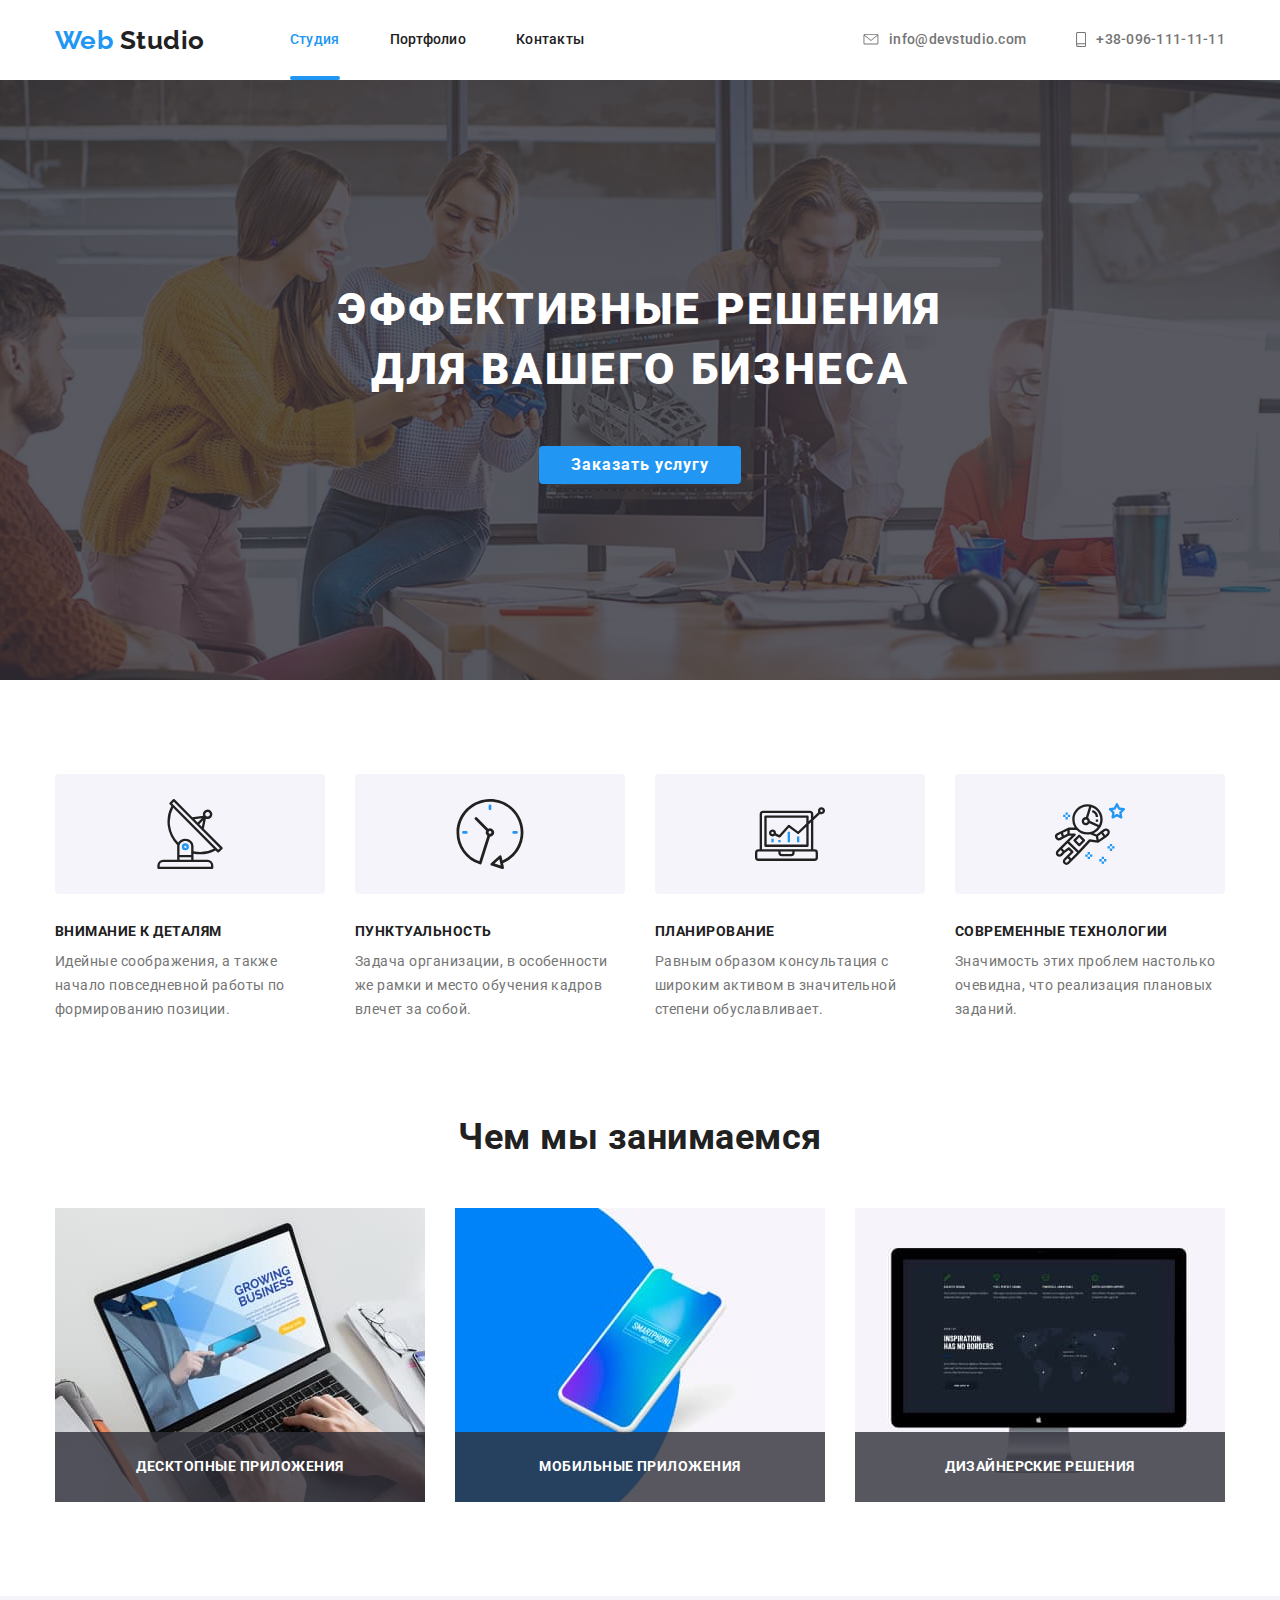
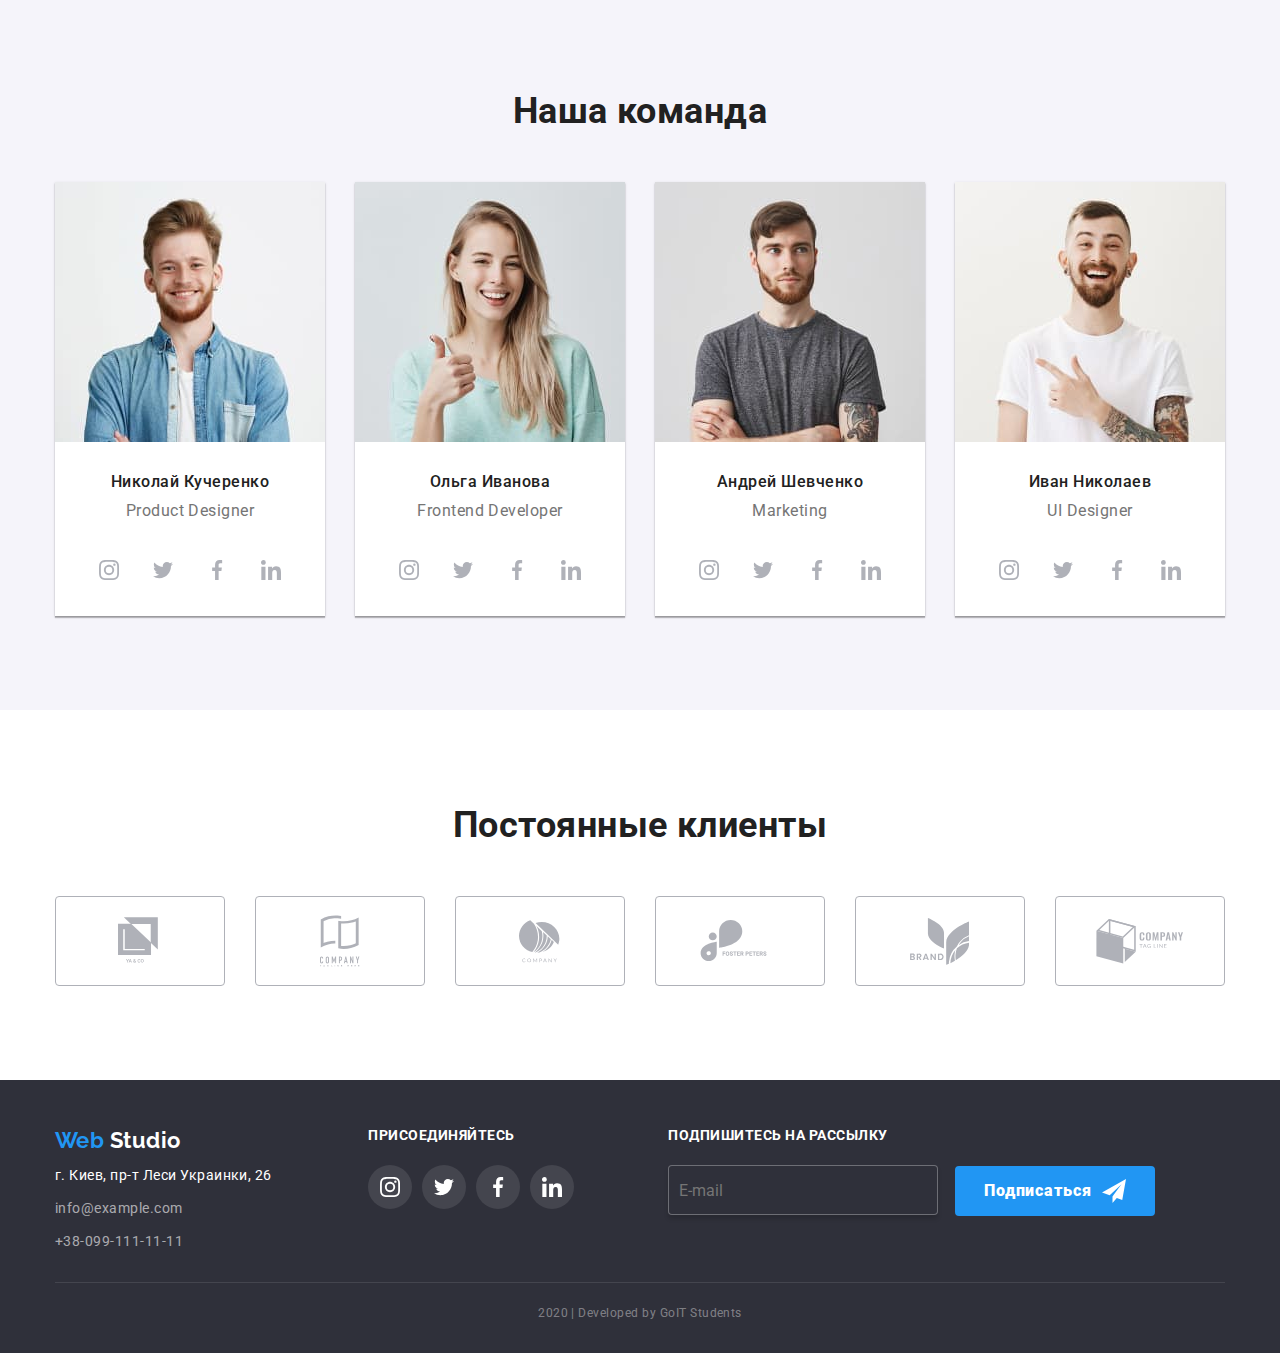
<file: index.html>
<!DOCTYPE html>
<html lang="ru">
  <head>
    <meta charset="UTF-8" />
    <meta name="viewport" content="width=device-width, initial-scale=1.0" />
    <title>web studio</title>
    <link
      href="https://fonts.googleapis.com/css2?family=Raleway:wght@700&family=Roboto:wght@400;500;700;900&display=swap"
      rel="stylesheet"
    />
    <link
      rel="stylesheet"
      href="https://cdnjs.cloudflare.com/ajax/libs/modern-normalize/0.6.0/modern-normalize.min.css"
    />
    <link rel="stylesheet" href="./css/main.min.css" />
  </head>
  <body>
    <!-- Шапка сайта -->
    <header class="header">
      <div class="container style-header">
        <a href="./index.html" class="logo"> <span>web</span> studio </a>
        <nav>
          <ul class="navig">
            <li class="style">
              <a href="./index.html" class="link link-current">Студия</a>
            </li>
            <li class="style">
              <a href="./portfolio.html" class="link">Портфолио</a>
            </li>
            <li class="style"><a href="#" class="link">Контакты</a></li>
          </ul>
        </nav>
        <div class="contact">
          <ul class="navig">
            <li class="style">
              <a href="mailto:info@devstudio.com" class="link link-contact">
                <svg class="icon" width="16" height="11.2">
                  <use href="./images/sprite.svg#envelope"></use>
                </svg>
                info@devstudio.com</a
              >
            </li>
            <li class="style">
              <a href="tel:+380961111111" class="link link-contact">
                <svg class="icon" width="10" height="15">
                  <use href="./images/sprite.svg#smartphone"></use>
                </svg>
                +38-096-111-11-11</a
              >
            </li>
          </ul>
        </div>
      </div>
    </header>
    <main>
      <!-- Главный банер -->
      <section class="hero">
        <div class="container">
          <h1>
            эффективные решения <br />
            для вашего бизнеса
          </h1>
          <button data-modal-open type="button" class="button">
            Заказать услугу
          </button>
        </div>
      </section>
      <!-- Особенности -->
      <section class="features">
        <div class="container">
          <h2>Особенности</h2>
          <ul>
            <li>
              <div class="background">
                <svg class="icon">
                  <use href="./images/sprite.svg#antenna"></use>
                </svg>
              </div>
              <h3>Внимание к деталям</h3>
              <p>
                Идейные соображения, а также начало повседневной работы по
                формированию позиции.
              </p>
            </li>
            <li>
              <div class="background">
                <svg class="icon">
                  <use href="./images/sprite.svg#clock"></use>
                </svg>
              </div>
              <h3>Пунктуальность</h3>
              <p>
                Задача организации, в особенности же рамки и место обучения
                кадров влечет за собой.
              </p>
            </li>
            <li>
              <div class="background">
                <svg class="icon">
                  <use href="./images/sprite.svg#diagram"></use>
                </svg>
              </div>
              <h3>Планирование</h3>
              <p>
                Равным образом консультация с широким активом в значительной
                степени обуславливает.
              </p>
            </li>
            <li>
              <div class="background">
                <svg class="icon">
                  <use href="./images/sprite.svg#astronaut"></use>
                </svg>
              </div>
              <h3>Современные технологии</h3>
              <p>
                Значимость этих проблем настолько очевидна, что реализация
                плановых заданий.
              </p>
            </li>
          </ul>
        </div>
      </section>
      <!-- Род занятий -->
      <section class="occupation">
        <div class="container">
          <h2>Чем мы занимаемся</h2>
          <ul>
            <li>
              <a href="#"
                ><img
                  src="./images/box1.jpg"
                  alt="Десктопные приложения"
                  width="370"
                  height="294"
              /></a>
              <div class="description">
                <h3>Десктопные приложения</h3>
              </div>
            </li>
            <li>
              <a href="#"
                ><img
                  src="./images/box2.jpg"
                  alt="Мобильные приложения"
                  width="370"
                  height="294"
              /></a>
              <div class="description">
                <h3>Мобильные приложения</h3>
              </div>
            </li>
            <li>
              <a href="#"
                ><img
                  src="./images/box3.jpg"
                  alt="Дизайнерские решения"
                  width="370"
                  height="294"
              /></a>
              <div class="description">
                <h3>Дизайнерские решения</h3>
              </div>
            </li>
          </ul>
        </div>
      </section>
      <!-- Команда разработчиков -->
      <section class="team">
        <div class="container">
          <h2>Наша команда</h2>
          <ul class="card">
            <li>
              <img
                src="./images/john_smith.jpg"
                alt="John Smith"
                width="270"
                height="260"
              />
              <h3>Николай Кучеренко</h3>
              <p>Product Designer</p>
              <ul class="social">
                <li>
                  <a href="https://www.instagram.com" class="social-link">
                    <svg width="20" height="20">
                      <use href="./images/sprite.svg#instagram"></use>
                    </svg>
                  </a>
                </li>
                <li>
                  <a href="https://www.twitter.com" class="social-link">
                    <svg width="20" height="20">
                      <use href="./images/sprite.svg#twitter"></use>
                    </svg>
                  </a>
                </li>
                <li>
                  <a href="https://www.facebook.com" class="social-link">
                    <svg width="20" height="20">
                      <use href="./images/sprite.svg#facebook"></use>
                    </svg>
                  </a>
                </li>
                <li>
                  <a href="https://www.linkedin.com" class="social-link">
                    <svg width="20" height="20">
                      <use href="./images/sprite.svg#linkedin"></use>
                    </svg>
                  </a>
                </li>
              </ul>
            </li>
            <li>
              <img
                src="./images/marta_stewart.jpg"
                alt="Marta Stewart"
                width="270"
                height="260"
              />
              <h3>Ольга Иванова</h3>
              <p>Frontend Developer</p>
              <ul class="social">
                <li>
                  <a href="https://www.instagram.com" class="social-link">
                    <svg width="20" height="20">
                      <use href="./images/sprite.svg#instagram"></use>
                    </svg>
                  </a>
                </li>
                <li>
                  <a href="https://www.twitter.com" class="social-link">
                    <svg width="20" height="20">
                      <use href="./images/sprite.svg#twitter"></use>
                    </svg>
                  </a>
                </li>
                <li>
                  <a href="https://www.facebook.com" class="social-link">
                    <svg width="20" height="20">
                      <use href="./images/sprite.svg#facebook"></use>
                    </svg>
                  </a>
                </li>
                <li>
                  <a href="https://www.linkedin.com" class="social-link">
                    <svg width="20" height="20">
                      <use href="./images/sprite.svg#linkedin"></use>
                    </svg>
                  </a>
                </li>
              </ul>
            </li>
            <li>
              <img
                src="./images/robert_jakis.jpg"
                alt="Robert Jakis"
                width="270"
                height="260"
              />
              <h3>Андрей Шевченко</h3>
              <p>Marketing</p>
              <ul class="social">
                <li>
                  <a href="https://www.instagram.com" class="social-link">
                    <svg width="20" height="20">
                      <use href="./images/sprite.svg#instagram"></use>
                    </svg>
                  </a>
                </li>
                <li>
                  <a href="https://www.twitter.com" class="social-link">
                    <svg width="20" height="20">
                      <use href="./images/sprite.svg#twitter"></use>
                    </svg>
                  </a>
                </li>
                <li>
                  <a href="https://www.facebook.com" class="social-link">
                    <svg width="20" height="20">
                      <use href="./images/sprite.svg#facebook"></use>
                    </svg>
                  </a>
                </li>
                <li>
                  <a href="https://www.linkedin.com" class="social-link">
                    <svg width="20" height="20">
                      <use href="./images/sprite.svg#linkedin"></use>
                    </svg>
                  </a>
                </li>
              </ul>
            </li>
            <li>
              <img
                src="./images/martin_doe.jpg"
                alt="Martin Doe"
                width="270"
                height="260"
              />
              <h3>Иван Николаев</h3>
              <p>UI Designer</p>
              <ul class="social">
                <li>
                  <a href="https://www.instagram.com" class="social-link">
                    <svg width="20" height="20">
                      <use href="./images/sprite.svg#instagram"></use>
                    </svg>
                  </a>
                </li>
                <li>
                  <a href="https://www.twitter.com" class="social-link">
                    <svg width="20" height="20">
                      <use href="./images/sprite.svg#twitter"></use>
                    </svg>
                  </a>
                </li>
                <li>
                  <a href="https://www.facebook.com" class="social-link">
                    <svg width="20" height="20">
                      <use href="./images/sprite.svg#facebook"></use>
                    </svg>
                  </a>
                </li>
                <li>
                  <a href="https://www.linkedin.com" class="social-link">
                    <svg width="20" height="20">
                      <use href="./images/sprite.svg#linkedin"></use>
                    </svg>
                  </a>
                </li>
              </ul>
            </li>
          </ul>
        </div>
      </section>
      <!-- Ссылки на партнеров -->
      <section class="customer">
        <div class="container">
          <h2>Постоянные клиенты</h2>
          <ul>
            <li>
              <a href="#" class="customer-link">
                <svg width="44" height="49">
                  <use href="./images/sprite.svg#logo-1"></use>
                </svg>
              </a>
            </li>
            <li>
              <a href="#" class="customer-link">
                <svg width="40" height="52">
                  <use href="./images/sprite.svg#logo-2"></use>
                </svg>
              </a>
            </li>
            <li>
              <a href="#" class="customer-link">
                <svg width="41" height="43">
                  <use href="./images/sprite.svg#logo-3"></use>
                </svg>
              </a>
            </li>
            <li>
              <a href="#" class="customer-link">
                <svg width="80" height="42">
                  <use href="./images/sprite.svg#logo-4"></use>
                </svg>
              </a>
            </li>
            <li>
              <a href="#" class="customer-link">
                <svg width="59" height="47">
                  <use href="./images/sprite.svg#logo-5"></use>
                </svg>
              </a>
            </li>
            <li>
              <a href="#" class="customer-link">
                <svg width="88" height="45">
                  <use href="./images/sprite.svg#logo-6"></use>
                </svg>
              </a>
            </li>
          </ul>
        </div>
      </section>
    </main>
    <!-- Подвал сайта -->
    <footer class="footer">
      <div class="container">
        <div class="footer-style">
          <div class="contacts-style">
            <a href="./index.html" class="footer-logo"
              ><span>web</span> studio</a
            >
            <address>
              <ul>
                <li class="address">г. Киев, пр-т Леси Украинки, 26</li>
                <li>
                  <a class="mail" href="mailto:info@example.com"
                    >info@example.com</a
                  >
                </li>
                <li>
                  <a class="tel" href="tel:+380991111111">+38-099-111-11-11</a>
                </li>
              </ul>
            </address>
          </div>
          <div class="social-style">
            <b>присоединяйтесь</b>
            <ul class="social">
              <li>
                <a href="https://www.instagram.com" class="main-link">
                  <svg width="20" height="20">
                    <use href="./images/sprite.svg#instagram"></use>
                  </svg>
                </a>
              </li>
              <li>
                <a href="https://www.twitter.com" class="main-link">
                  <svg width="20" height="20">
                    <use href="./images/sprite.svg#twitter"></use>
                  </svg>
                </a>
              </li>
              <li>
                <a href="https://www.facebook.com" class="main-link">
                  <svg width="20" height="20">
                    <use href="./images/sprite.svg#facebook"></use>
                  </svg>
                </a>
              </li>
              <li>
                <a href="https://www.linkedin.com" class="main-link">
                  <svg width="20" height="20">
                    <use href="./images/sprite.svg#linkedin"></use>
                  </svg>
                </a>
              </li>
            </ul>
          </div>
          <div class="form-style">
            <b>подпишитесь на рассылку</b>
            <input type="email" placeholder="E-mail" value="" name="email" />
            <button type="button" class="button-footer">Подписаться</button>
          </div>
        </div>
        <div><p>2020 | Developed by GoIT Students</p></div>
      </div>
    </footer>
    <div data-modal class="backdrop is-hidden">
      <div class="modal">
        <!-- Форма -->
        <form class="subscription">
          <button data-modal-close class="close">
            <svg class="close-icon">
              <use href="./images/sprite.svg#form-close"></use>
            </svg>
          </button>
          <p>Оставьте свои данные, мы вам перезвоним</p>
          <div class="field">
            <input
              type="text"
              name="user-name"
              id="name"
              class="field-entry"
              placeholder=" "
            />
            <label for="name" class="field-text">Имя</label>
            <svg class="field-icon">
              <use href="./images/sprite.svg#form-name"></use>
            </svg>
          </div>
          <div class="field">
            <input
              type="tel"
              name="tel"
              id="tel"
              class="field-entry"
              placeholder=" "
            />
            <label for="tel" class="field-text">Телефон</label>
            <svg class="field-icon">
              <use href="./images/sprite.svg#form-tel"></use>
            </svg>
          </div>
          <div class="field">
            <input
              type="email"
              name="mail"
              id="mail"
              class="field-entry"
              placeholder=" "
            />
            <label for="mail" class="field-text">Почта</label>
            <svg class="field-icon">
              <use href="./images/sprite.svg#form-mail"></use>
            </svg>
          </div>
          <div class="field field-style">
            <textarea
              name="comment"
              class="field-entry field-comment"
              id="comment"
              placeholder="Комментарий"
            ></textarea>
          </div>
          <div class="check-box">
            <label class="conditions">
              <input type="checkbox" />
              <span class="icon-check"></span>
              Соглашаюсь с рассылкой и принимаю
              <a href="#">Условия договора</a>
            </label>
          </div>
          <button type="submit" class="button">
            Отправить
          </button>
        </form>
      </div>
    </div>
    <script src="./js/modal.js"></script>
  </body>
</html>
</file>
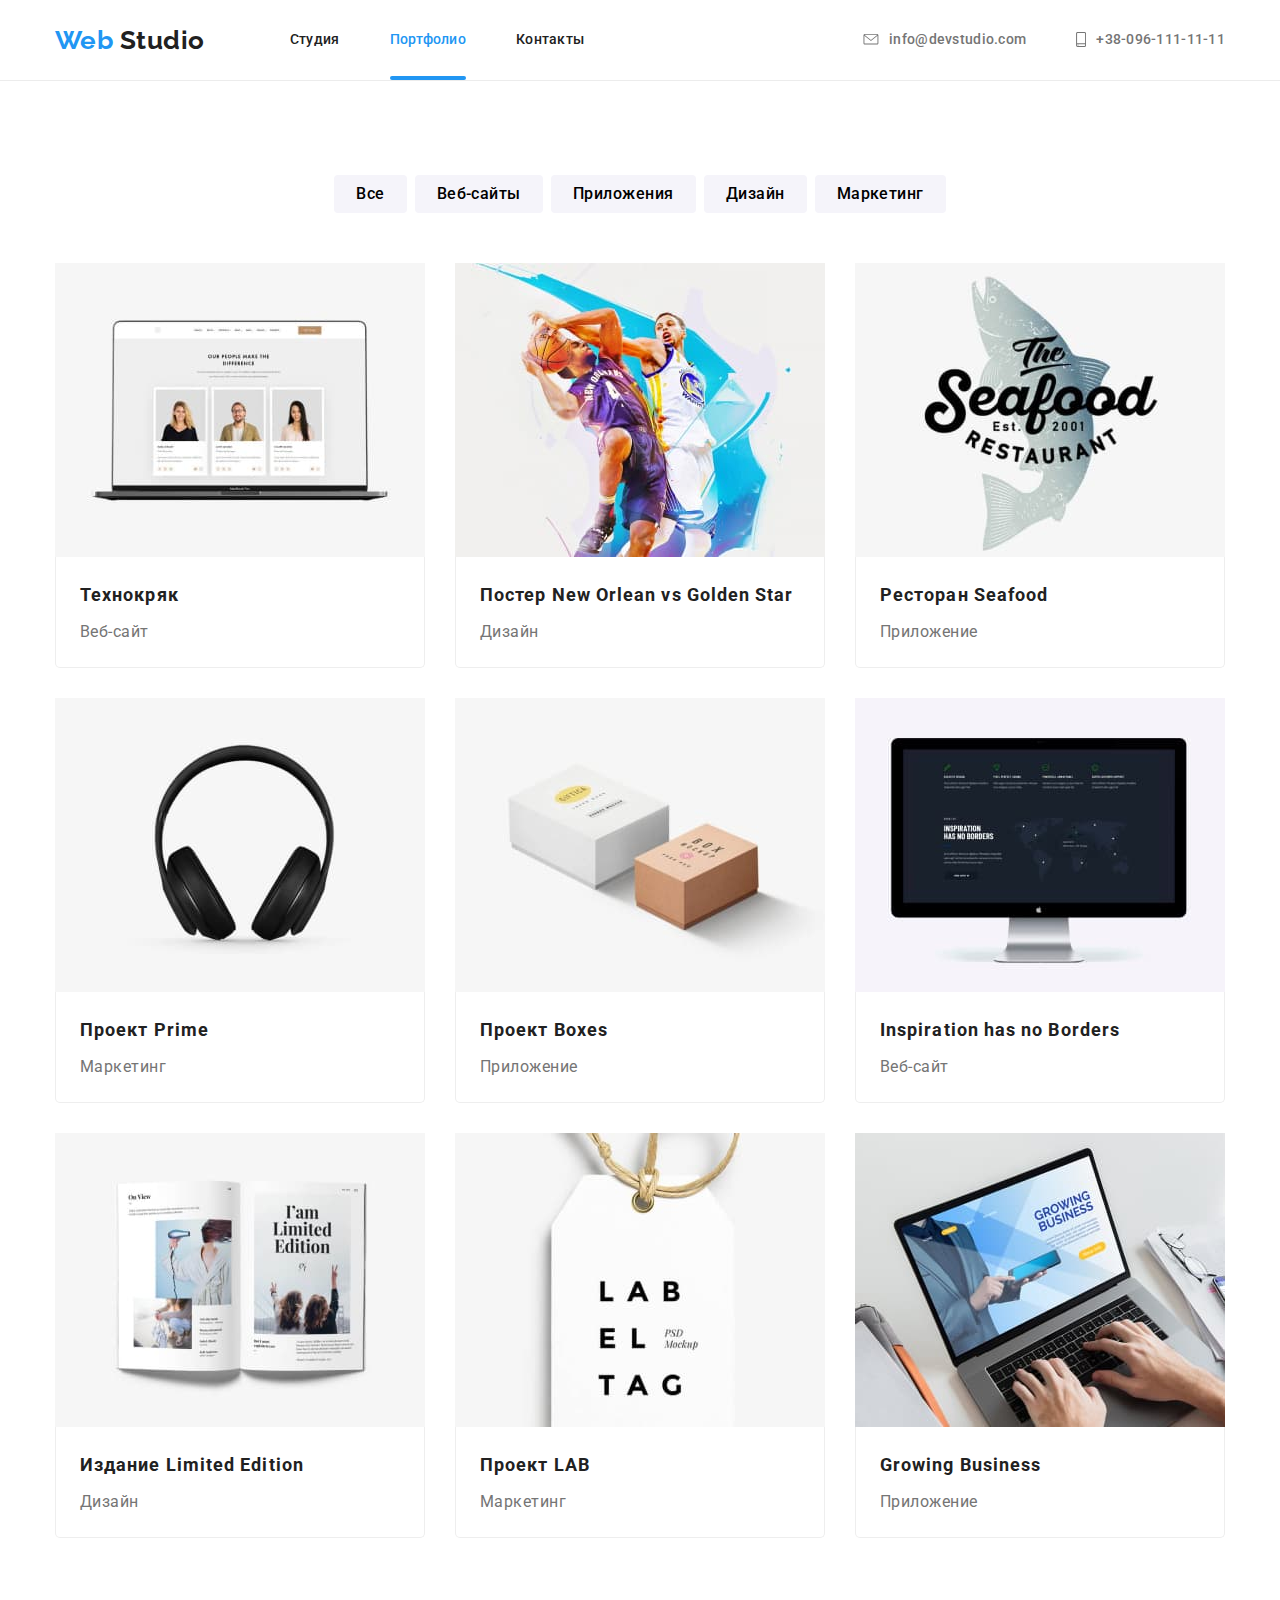
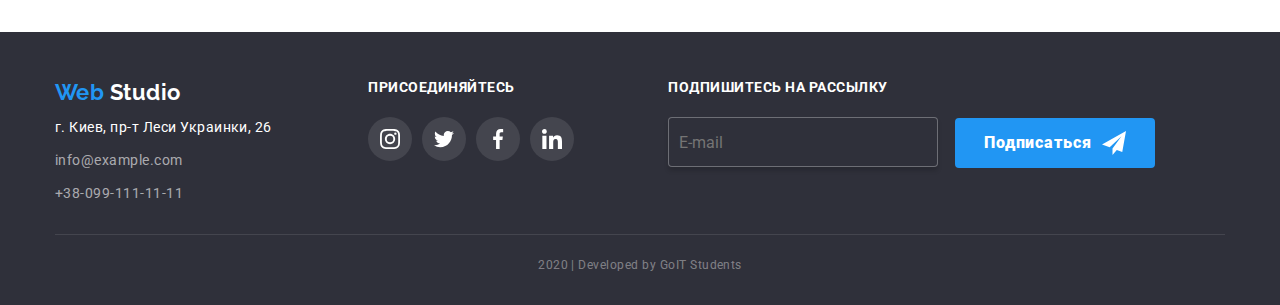
<file: portfolio.html>
<!DOCTYPE html>
<html lang="ru">
  <head>
    <meta charset="UTF-8" />
    <meta name="viewport" content="width=device-width, initial-scale=1.0" />
    <title>web studio</title>
    <link
      href="https://fonts.googleapis.com/css2?family=Raleway:wght@700&family=Roboto:wght@400;500;700;900&display=swap"
      rel="stylesheet"
    />
    <link
      rel="stylesheet"
      href="https://cdnjs.cloudflare.com/ajax/libs/modern-normalize/0.6.0/modern-normalize.min.css"
    />
    <link rel="stylesheet" href="./css/main.min.css" />
  </head>
  <body>
    <!-- Шапка сайта -->
    <header class="header">
      <div class="container style-header">
        <a href="./index.html" class="logo"> <span>web</span> studio </a>
        <nav>
          <ul class="navig">
            <li class="style">
              <a href="./index.html" class="link">Студия</a>
            </li>
            <li class="style">
              <a href="./portfolio.html" class="link link-current">Портфолио</a>
            </li>
            <li class="style"><a href="#" class="link">Контакты</a></li>
          </ul>
        </nav>
        <div class="contact">
          <ul class="navig">
            <li class="style">
              <a href="mailto:info@devstudio.com" class="link link-contact">
                <svg class="icon" width="16" height="11.2">
                  <use href="./images/sprite.svg#envelope"></use>
                </svg>
                info@devstudio.com</a
              >
            </li>
            <li class="style">
              <a href="tel:+380961111111" class="link link-contact">
                <svg class="icon" width="10" height="15">
                  <use href="./images/sprite.svg#smartphone"></use>
                </svg>
                +38-096-111-11-11</a
              >
            </li>
          </ul>
        </div>
      </div>
    </header>
    <main>
      <!-- Портфолио -->
      <section class="portfolio">
        <div class="container">
          <h1>Портфолио</h1>
          <ul class="choice">
            <li>
              <button type="button" class="choice-button">Все</button>
            </li>
            <li>
              <button type="button" class="choice-button">Веб-сайты</button>
            </li>
            <li>
              <button type="button" class="choice-button">Приложения</button>
            </li>
            <li>
              <button type="button" class="choice-button">Дизайн</button>
            </li>
            <li>
              <button type="button" class="choice-button">Маркетинг</button>
            </li>
          </ul>
          <ul class="choice-card">
            <li class="card-style">
              <a href="#">
                <div class="card-text">
                  <img
                    src="./images/img_1.jpg"
                    alt="Ноутбук"
                    width="370"
                    height="294"
                  />
                  <p class="text">
                    Технокряк это современная площадка распространения
                    коронавируса. Компании используют эту платформу для
                    цифрового шпионажа и атак на защищённые сервера конкурентов.
                  </p>
                </div>
                <div class="card-content">
                  <h2>Технокряк</h2>
                  <p>Веб-сайт</p>
                </div>
              </a>
            </li>
            <li class="card-style">
              <a href="#">
                <div class="card-text">
                  <img
                    src="./images/img_2.jpg"
                    alt="Баскетбол"
                    width="370"
                    height="294"
                  />
                  <p class="text">
                    Технокряк это современная площадка распространения
                    коронавируса. Компании используют эту платформу для
                    цифрового шпионажа и атак на защищённые сервера конкурентов.
                  </p>
                </div>
                <div class="card-content">
                  <h2>Постер New Orlean vs Golden Star</h2>
                  <p>Дизайн</p>
                </div>
              </a>
            </li>
            <li class="card-style">
              <a href="#">
                <div class="card-text">
                  <img
                    src="./images/img_3.jpg"
                    alt="Рыба"
                    width="370"
                    height="294"
                  />
                  <p class="text">
                    Технокряк это современная площадка распространения
                    коронавируса. Компании используют эту платформу для
                    цифрового шпионажа и атак на защищённые сервера конкурентов.
                  </p>
                </div>
                <div class="card-content">
                  <h2>Ресторан Seafood</h2>
                  <p>Приложение</p>
                </div>
              </a>
            </li>
            <li class="card-style">
              <a href="#">
                <div class="card-text">
                  <img
                    src="./images/img_4.jpg"
                    alt="Наушники"
                    width="370"
                    height="294"
                  />
                  <p class="text">
                    Технокряк это современная площадка распространения
                    коронавируса. Компании используют эту платформу для
                    цифрового шпионажа и атак на защищённые сервера конкурентов.
                  </p>
                </div>
                <div class="card-content">
                  <h2>Проект Prime</h2>
                  <p>Маркетинг</p>
                </div>
              </a>
            </li>
            <li class="card-style">
              <a href="#">
                <div class="card-text">
                  <img
                    src="./images/img_5.jpg"
                    alt="Две коробки"
                    width="370"
                    height="294"
                  />
                  <p class="text">
                    Технокряк это современная площадка распространения
                    коронавируса. Компании используют эту платформу для
                    цифрового шпионажа и атак на защищённые сервера конкурентов.
                  </p>
                </div>
                <div class="card-content">
                  <h2>Проект Boxes</h2>
                  <p>Приложение</p>
                </div>
              </a>
            </li>
            <li class="card-style">
              <a href="#">
                <div class="card-text">
                  <img
                    src="./images/img_6.jpg"
                    alt="Монитор"
                    width="370"
                    height="294"
                  />
                  <p class="text">
                    Технокряк это современная площадка распространения
                    коронавируса. Компании используют эту платформу для
                    цифрового шпионажа и атак на защищённые сервера конкурентов.
                  </p>
                </div>
                <div class="card-content">
                  <h2>Inspiration has no Borders</h2>
                  <p>Веб-сайт</p>
                </div>
              </a>
            </li>
            <li class="card-style">
              <a href="#">
                <div class="card-text">
                  <img
                    src="./images/img_7.jpg"
                    alt="Книга"
                    width="370"
                    height="294"
                  />
                  <p class="text">
                    Технокряк это современная площадка распространения
                    коронавируса. Компании используют эту платформу для
                    цифрового шпионажа и атак на защищённые сервера конкурентов.
                  </p>
                </div>
                <div class="card-content">
                  <h2>Издание Limited Edition</h2>
                  <p>Дизайн</p>
                </div>
              </a>
            </li>
            <li class="card-style">
              <a href="#">
                <div class="card-text">
                  <img
                    src="./images/img_8.jpg"
                    alt="Бирка"
                    width="370"
                    height="294"
                  />
                  <p class="text">
                    Технокряк это современная площадка распространения
                    коронавируса. Компании используют эту платформу для
                    цифрового шпионажа и атак на защищённые сервера конкурентов.
                  </p>
                </div>
                <div class="card-content">
                  <h2>Проект LAB</h2>
                  <p>Маркетинг</p>
                </div>
              </a>
            </li>
            <li class="card-style">
              <a href="#">
                <div class="card-text">
                  <img
                    src="./images/img_9.jpg"
                    alt="Ноутбук"
                    width="370"
                    height="294"
                  />
                  <p class="text">
                    Технокряк это современная площадка распространения
                    коронавируса. Компании используют эту платформу для
                    цифрового шпионажа и атак на защищённые сервера конкурентов.
                  </p>
                </div>
                <div class="card-content">
                  <h2>Growing Business</h2>
                  <p>Приложение</p>
                </div>
              </a>
            </li>
          </ul>
        </div>
      </section>
    </main>
    <!-- Подвал сайта -->
    <footer class="footer">
      <div class="container">
        <div class="footer-style">
          <div class="contacts-style">
            <a href="./index.html" class="footer-logo"
              ><span>web</span> studio</a
            >
            <address>
              <ul>
                <li class="address">г. Киев, пр-т Леси Украинки, 26</li>
                <li>
                  <a class="mail" href="mailto:info@example.com"
                    >info@example.com</a
                  >
                </li>
                <li>
                  <a class="tel" href="tel:+380991111111">+38-099-111-11-11</a>
                </li>
              </ul>
            </address>
          </div>
          <div class="social-style">
            <b>присоединяйтесь</b>
            <ul class="social">
              <li>
                <a href="https://www.instagram.com" class="main-link">
                  <svg width="20" height="20">
                    <use href="./images/sprite.svg#instagram"></use>
                  </svg>
                </a>
              </li>
              <li>
                <a href="https://www.twitter.com" class="main-link">
                  <svg width="20" height="20">
                    <use href="./images/sprite.svg#twitter"></use>
                  </svg>
                </a>
              </li>
              <li>
                <a href="https://www.facebook.com" class="main-link">
                  <svg width="20" height="20">
                    <use href="./images/sprite.svg#facebook"></use>
                  </svg>
                </a>
              </li>
              <li>
                <a href="https://www.linkedin.com" class="main-link">
                  <svg width="20" height="20">
                    <use href="./images/sprite.svg#linkedin"></use>
                  </svg>
                </a>
              </li>
            </ul>
          </div>
          <div class="form-style">
            <b>подпишитесь на рассылку</b>
            <input type="email" placeholder="E-mail" value="" name="email" />
            <button type="button" class="button-footer">Подписаться</button>
          </div>
        </div>
        <div>
          <p>2020 | Developed by GoIT Students</p>
        </div>
      </div>
    </footer>
  </body>
</html>
</file>
<file: css/main.min.css>
.header{background-color:#fff}body{color:#212121;background-color:#fff;font-family:roboto, sans-serif;letter-spacing:0.03em}a{text-decoration:none}ul{margin-top:0;margin-bottom:0;padding-left:0;list-style-type:none}h2{font-weight:700;font-size:36px;line-height:1.17;text-align:center}.container{margin-left:auto;margin-right:auto;width:1200px;padding-left:15px;padding-right:15px}img{display:block;width:100%;height:auto}.logo{margin-right:85px;color:#212121;font-family:Raleway, sans-serif;font-weight:700;font-size:26px;line-height:1.19;text-transform:capitalize}.logo span{color:#2196f3}.link{display:-webkit-box;display:-ms-flexbox;display:flex;position:relative;padding-top:32px;padding-bottom:32px;color:#212121;-webkit-transition-property:color;transition-property:color;-webkit-transition-duration:250ms;transition-duration:250ms;-webkit-transition-timing-function:cubic-bezier(0.4, 0, 0.2, 1);transition-timing-function:cubic-bezier(0.4, 0, 0.2, 1)}.link:focus,.link:hover,.link-current{color:#2196f3;fill:#2196f3}.navig .link-current::after{content:"";position:absolute;bottom:0;width:100%;height:4px;background-color:#2196f3;border-radius:2px}.link-contact{color:#757575;fill:#757575;display:-webkit-box;display:-ms-flexbox;display:flex;-webkit-box-align:center;-ms-flex-align:center;align-items:center;-webkit-transition-duration:250ms;transition-duration:250ms;-webkit-transition-timing-function:cubic-bezier(0.4, 0, 0.2, 1);transition-timing-function:cubic-bezier(0.4, 0, 0.2, 1)}.navig{display:-webkit-box;display:-ms-flexbox;display:flex;font-weight:500;font-size:14px;line-height:1.14;letter-spacing:0.02em}.navig .style+.style{margin-left:50px}.contact{margin-left:auto}.contact .icon{margin-right:10px;overflow:visible}.style-header{display:-webkit-box;display:-ms-flexbox;display:flex;-webkit-box-align:center;-ms-flex-align:center;align-items:center}.hero{text-align:center;height:600px;max-width:1600px;margin-left:auto;margin-right:auto;background-image:-webkit-gradient(linear, left top, right top, from(rgba(47,48,58,0.8)), to(rgba(47,48,58,0.8))),url(../images/hero.jpg);background-image:linear-gradient(to right, rgba(47,48,58,0.8), rgba(47,48,58,0.8)),url(../images/hero.jpg);background-repeat:no-repeat;background-position:center;background-size:cver}.hero h1{margin-top:0px;margin-bottom:46px;padding-top:200px;color:#fff;font-weight:900;font-size:44px;line-height:1.36;text-align:center;letter-spacing:0.06em;text-transform:uppercase}.button{border:4px solid #2196f3;border-radius:4px;padding:6px 28px;color:#fff;background-color:#2196f3;font-weight:700;font-size:16px;line-height:1.15;letter-spacing:0.06em}section.features{padding-top:94px;background-color:#fff}section.features ul{display:-webkit-box;display:-ms-flexbox;display:flex}section.features li{width:calc((100% - 30px * 3) / 4)}section.features li+li{margin-left:30px}section.features h2{font-size:0;margin-top:0}section.features h3{margin-top:0;margin-bottom:10px;font-weight:700;font-size:14px;line-height:1.14;text-transform:uppercase}section.features p{margin:0;color:#757575;font-size:14px;line-height:1.71}section.features a{display:block;width:270px;height:120px;margin-bottom:30px;background-color:#f5f4fa}section.features div.background{display:-webkit-box;display:-ms-flexbox;display:flex;-webkit-box-align:center;-ms-flex-align:center;align-items:center;-webkit-box-pack:center;-ms-flex-pack:center;justify-content:center;width:100%;height:120px;margin-bottom:30px;background:#f5f4fa;border-radius:4px}.background .icon{width:70px;height:70px}section.occupation{padding-bottom:94px;padding-top:94px}section.occupation h2{margin-top:0;margin-bottom:50px}section.occupation h3{margin:0;padding-top:27px;padding-bottom:27px;color:#fff;font-weight:700;font-size:14px;line-height:1.14;text-transform:uppercase}section.occupation ul{display:-webkit-box;display:-ms-flexbox;display:flex;padding:0}section.occupation li{position:relative;width:calc((100% - 30px * 2) / 3)}section.occupation li+li{margin-left:30px}.description{position:absolute;text-align:center;bottom:0;width:100%;height:70px;background:rgba(47,48,58,0.8)}section.team{padding-top:94px;padding-bottom:94px;background-color:#f5f4fa}section.team h2{margin-top:0;margin-bottom:50px}.card h3{margin-top:0;margin-bottom:10px;text-align:center;font-weight:500;font-size:16px;line-height:1.19}.team .card{display:-webkit-box;display:-ms-flexbox;display:flex}.team .card p{margin-top:0;margin-bottom:28px;text-align:center;font-size:16px;line-height:1.19;color:#757575}.team .card img{margin-bottom:30px}.team .card>li{padding-bottom:24px;width:calc((100% - 30px * 3) / 4);background-color:#fff;-webkit-box-shadow:0px 2px 1px rgba(0,0,0,0.2),0px 1px 1px rgba(0,0,0,0.14),0px 1px 3px rgba(0,0,0,0.12);box-shadow:0px 2px 1px rgba(0,0,0,0.2),0px 1px 1px rgba(0,0,0,0.14),0px 1px 3px rgba(0,0,0,0.12)}.team .card li+li{margin-left:30px}.team .social{display:-webkit-box;display:-ms-flexbox;display:flex;-webkit-box-pack:center;-ms-flex-pack:center;justify-content:center}.team .social li+li{margin-left:10px}.social-link{display:-webkit-box;display:-ms-flexbox;display:flex;width:44px;height:44px;-webkit-box-align:center;-ms-flex-align:center;align-items:center;-webkit-box-pack:center;-ms-flex-pack:center;justify-content:center;border-radius:50%;background-color:#fff;fill:#afb1b8;-webkit-transition-duration:250ms;transition-duration:250ms;-webkit-transition-timing-function:cubic-bezier(0.4, 0, 0.2, 1);transition-timing-function:cubic-bezier(0.4, 0, 0.2, 1)}.social-link:hover,.social-link:focus{background-color:#2196f3;fill:#fff}section.customer{padding-top:94px;padding-bottom:94px}section.customer h2{margin-top:0;margin-bottom:50px}section.customer ul{display:-webkit-box;display:-ms-flexbox;display:flex;padding:0}section.customer li{width:calc((100% - 30px * 5) / 6)}section.customer li+li{margin-left:30px}.customer-link{display:-webkit-box;display:-ms-flexbox;display:flex;-webkit-box-pack:center;-ms-flex-pack:center;justify-content:center;-webkit-box-align:center;-ms-flex-align:center;align-items:center;width:170px;height:90px;border:1px solid #afb1b8;border-radius:4px;fill:#afb1b8;-webkit-transition-property:fill, border;transition-property:fill, border;-webkit-transition-duration:250ms;transition-duration:250ms;-webkit-transition-timing-function:cubic-bezier(0.4, 0, 0.2, 1);transition-timing-function:cubic-bezier(0.4, 0, 0.2, 1)}.customer-link:hover,.customer-link:focus{border:1px solid #2196f3;fill:#2196f3}footer.footer{padding-top:48px;padding-bottom:28px;color:#fff;background-color:#2f303a}footer.footer p{display:block;margin:0;padding-top:18px;text-align:center;font-size:12px;line-height:2;color:rgba(255,255,255,0.4);border-top:1px solid rgba(255,255,255,0.1)}.footer-style{display:-webkit-box;display:-ms-flexbox;display:flex;-webkit-box-align:top;-ms-flex-align:top;align-items:top}.footer-logo{color:#ffffff;font-family:Raleway, sans-serif;font-weight:700;font-size:22px;line-height:1.18;text-transform:capitalize;display:block;margin-bottom:10px}.footer-logo span{color:#2196f3}.contacts-style{width:321px}.address{font-style:normal;font-size:14px;line-height:1.71}.address ul{padding-left:0}address li{padding-bottom:9px}address li:last-child{padding-bottom:28px}.mail{color:rgba(255,255,255,0.6);font-style:normal;font-size:14px;line-height:1.71;-webkit-transition-duration:250ms;transition-duration:250ms;-webkit-transition-timing-function:cubic-bezier(0.4, 0, 0.2, 1);transition-timing-function:cubic-bezier(0.4, 0, 0.2, 1)}.mail:hover,.mail:focus{color:#2196f3}.tel{color:rgba(255,255,255,0.6);font-style:normal;font-size:14px;line-height:1.71;-webkit-transition-duration:250ms;transition-duration:250ms;-webkit-transition-timing-function:cubic-bezier(0.4, 0, 0.2, 1);transition-timing-function:cubic-bezier(0.4, 0, 0.2, 1)}.tel:hover,.tel:focus{color:#2196f3}.footer .social{padding-left:0;display:-webkit-box;display:-ms-flexbox;display:flex;-webkit-box-pack:center;-ms-flex-pack:center;justify-content:center}.footer .social li+li{margin-left:10px}.main-link{display:-webkit-box;display:-ms-flexbox;display:flex;-webkit-box-pack:center;-ms-flex-pack:center;justify-content:center;-webkit-box-align:center;-ms-flex-align:center;align-items:center;width:44px;height:44px;border-radius:50%;background-color:rgba(255,255,255,0.1);fill:#fff;-webkit-transition-duration:250ms;transition-duration:250ms;-webkit-transition-timing-function:cubic-bezier(0.4, 0, 0.2, 1);transition-timing-function:cubic-bezier(0.4, 0, 0.2, 1)}.main-link:hover,.main-link:focus{background-color:#2196f3}.social-style{width:206px;margin-right:94px}.social-style b{margin-bottom:21px;font-weight:700;font-size:14px;line-height:1.14;text-transform:uppercase;display:block}.form-style{width:570px}.form-style input{background-color:#2f303a;color:#ffffff;width:270px;height:50px;border:1px solid rgba(255,255,255,0.3);-webkit-box-shadow:0px 4px 4px rgba(0,0,0,0.15);box-shadow:0px 4px 4px rgba(0,0,0,0.15);border-radius:4px;padding-left:10px}.form-style b{margin-bottom:21px;font-weight:700;font-size:14px;line-height:1.14;text-transform:uppercase;display:block}.button-footer{color:#ffffff;background-color:#2196f3;font-weight:900;font-size:16px;line-height:1.88;letter-spacing:0.06em;border:4px solid #2196f3;border-radius:4px;padding:6px 4px;min-width:200px;margin-left:12px;display:-webkit-inline-box;display:-ms-inline-flexbox;display:inline-flex;-webkit-box-align:center;-ms-flex-align:center;align-items:center;-webkit-box-pack:center;-ms-flex-pack:center;justify-content:center}.button-footer svg{margin-left:10px}.button-footer::after{content:"";height:24px;width:24px;margin-left:10px;background-image:url(../images/send.svg)}.subscription{position:relative;width:528px;height:581px;background:#ffffff;-webkit-box-shadow:0px 2px 1px rgba(0,0,0,0.2),0px 1px 1px rgba(0,0,0,0.14),0px 1px 3px rgba(0,0,0,0.12);box-shadow:0px 2px 1px rgba(0,0,0,0.2),0px 1px 1px rgba(0,0,0,0.14),0px 1px 3px rgba(0,0,0,0.12);border-radius:4px;padding:40px;margin-left:auto;margin-right:auto}.subscription p{margin-bottom:30px;margin-top:0;font-style:normal;font-weight:700;font-size:20px;line-height:1.15;text-align:center}.field{position:relative;height:40px;margin-bottom:30px;display:-webkit-box;display:-ms-flexbox;display:flex;-webkit-box-orient:vertical;-webkit-box-direction:normal;-ms-flex-direction:column;flex-direction:column}.field-entry{padding-top:10px;padding-bottom:10px;padding-left:40px;padding-right:16px;margin:0;border:1px solid rgba(33,33,33,0.2);-webkit-box-sizing:border-box;box-sizing:border-box;border-radius:4px}.field-entry:focus{border:1px solid #2196f3;outline:none}.field-text{position:absolute;top:50%;left:42px;-webkit-transform:translateY(-50%);transform:translateY(-50%);font-size:14px;line-height:1.14;letter-spacing:0.01em;color:#757575;-webkit-transition-property:-webkit-transform;transition-property:-webkit-transform;transition-property:transform;transition-property:transform, -webkit-transform;-webkit-transition-duration:250ms;transition-duration:250ms;-webkit-transition-timing-function:cubic-bezier(0.4, 0, 0.2, 1);transition-timing-function:cubic-bezier(0.4, 0, 0.2, 1)}.field-style{width:448px;height:120px;margin-bottom:20px}form textarea{resize:none;left:16px;height:100%;width:100%}.field-entry:focus ~ .field-icon,.field-entry:not(:placeholder-shown)+.field-icon{fill:#2196f3}.field-entry:focus+.field-text,.field-entry:not(:placeholder-shown)+.field-text{-webkit-transform:translate(-26px, -40px);transform:translate(-26px, -40px);color:#2196f3}.field-icon{position:absolute;top:50%;left:16px;-webkit-transform:translateY(-50%);transform:translateY(-50%);height:18px;width:18px;-webkit-transition-property:fill;transition-property:fill;-webkit-transition-duration:250ms;transition-duration:250ms;-webkit-transition-timing-function:cubic-bezier(0.4, 0, 0.2, 1);transition-timing-function:cubic-bezier(0.4, 0, 0.2, 1)}.conditions{display:-webkit-box;display:-ms-flexbox;display:flex;-webkit-box-align:center;-ms-flex-align:center;align-items:center;font-size:14px;line-height:1.71;letter-spacing:0.03em;color:#757575}.conditions a{text-decoration:underline;color:#2196f3}form button{display:block;margin-top:30px;-webkit-box-shadow:0px 4px 4px rgba(0,0,0,0.15);box-shadow:0px 4px 4px rgba(0,0,0,0.15);margin-left:auto;margin-right:auto}.close{position:absolute;top:8px;left:490px;width:30px;height:30px;border:1px solid rgba(0,0,0,0.1);border-radius:50%;margin:0;padding:6px;-webkit-box-shadow:none;box-shadow:none;background-color:#fff}.close:focus,.close:hover{fill:#2196f3}.close-icon{height:100%;width:100%;color:#000000;-webkit-transition-property:fill;transition-property:fill;-webkit-transition-duration:250ms;transition-duration:250ms;-webkit-transition-timing-function:cubic-bezier(0.4, 0, 0.2, 1);transition-timing-function:cubic-bezier(0.4, 0, 0.2, 1)}.icon-check{content:" ";display:inline-block;width:16px;height:15px;border:2px solid #212121;border-radius:2px;margin-right:8px;-webkit-transition-property:background-color, border-color;transition-property:background-color, border-color;-webkit-transition-duration:250ms;transition-duration:250ms;-webkit-transition-timing-function:cubic-bezier(0.4, 0, 0.2, 1);transition-timing-function:cubic-bezier(0.4, 0, 0.2, 1)}.check-box input[type="checkbox"]{position:absolute;width:1px;height:1px;margin:-1px;padding:0px;border:0px;clip:rect(0 0 0 0);overflow:hidden}.check-box input[type="checkbox"]:checked+.icon-check{background-color:#2196f3;background-image:url(..//images/icon-check.svg);background-size:contain;background-origin:border-box;border-color:#2196f3}.is-hidden{opacity:0;pointer-events:none}.backdrop{-webkit-transition-property:opacity;transition-property:opacity;-webkit-transition-duration:250ms;transition-duration:250ms;-webkit-transition-timing-function:cubic-bezier(0.4, 0, 0.2, 1);transition-timing-function:cubic-bezier(0.4, 0, 0.2, 1);position:fixed;top:0;left:0;width:100%;height:100%;background-color:rgba(0,0,0,0.2)}.background.is-hidden .modal{-webkit-transform:translate(-50%, -50%) scale(0.8);transform:translate(-50%, -50%) scale(0.8)}.modal{position:absolute;width:528px;height:581px;background-color:#fff;top:50%;left:50%;-webkit-transform:translate(-50%, -50%) scale(1);transform:translate(-50%, -50%) scale(1);border-radius:4px}section.portfolio{padding-top:94px;padding-bottom:94px;background-color:#fff;border-top:1px solid #ececec}section.portfolio h1{font-size:0px;margin:0}.portfolio .choice{display:-webkit-box;display:-ms-flexbox;display:flex;-webkit-box-pack:center;-ms-flex-pack:center;justify-content:center;padding-left:0;margin-bottom:50px}.portfolio .choice li+li{margin-left:8px}.choice-button{padding:2px 18px;font-weight:500;font-size:16px;line-height:1.63;letter-spacing:0.03em;background:#f5f4fa;border:4px solid #f5f4fa;border-radius:4px;-webkit-transition-duration:250ms;transition-duration:250ms;-webkit-transition-timing-function:cubic-bezier(0.4, 0, 0.2, 1);transition-timing-function:cubic-bezier(0.4, 0, 0.2, 1)}.choice-button:hover,.choice-button:focus{background:#2196f3;color:#fff;border:4px solid #2196f3;-webkit-box-shadow:0px 2px 2px rgba(0,0,0,0.12),0px 1px 2px rgba(0,0,0,0.08),0px 3px 1px rgba(0,0,0,0.1);box-shadow:0px 2px 2px rgba(0,0,0,0.12),0px 1px 2px rgba(0,0,0,0.08),0px 3px 1px rgba(0,0,0,0.1)}.choice-card{display:-webkit-box;display:-ms-flexbox;display:flex;padding-left:0;-ms-flex-wrap:wrap;flex-wrap:wrap}.choice-card li:nth-child(3n){margin-right:0}.choice-card li:nth-last-child(-n+3){margin-bottom:0}.card-style{margin-right:30px;margin-bottom:30px;width:calc((100% - 30px * 2) / 3);background:#fff;border-top-left-radius:5px;border-top-right-radius:5px;-webkit-transition-duration:250ms;transition-duration:250ms;-webkit-transition-timing-function:cubic-bezier(0.4, 0, 0.2, 1);transition-timing-function:cubic-bezier(0.4, 0, 0.2, 1)}.card-style:hover,.card-style:focus{-webkit-box-shadow:1px 4px 6px rgba(0,0,0,0.16),0px 4px 4px rgba(0,0,0,0.06),0px 1px 1px rgba(0,0,0,0.12);box-shadow:1px 4px 6px rgba(0,0,0,0.16),0px 4px 4px rgba(0,0,0,0.06),0px 1px 1px rgba(0,0,0,0.12)}.card-text{position:relative;overflow:hidden}.card-text .text{position:absolute;opacity:0;pointer-events:none;margin:0;width:100%;height:100%;padding-left:24px;padding-right:24px;padding-top:63px;padding-bottom:63px;font-size:18px;line-height:1.55;color:#fff;background-color:rgba(33,150,243,0.9);-webkit-transition-duration:250ms;transition-duration:250ms;-webkit-transition-timing-function:cubic-bezier(0.4, 0, 0.2, 1);transition-timing-function:cubic-bezier(0.4, 0, 0.2, 1)}.card-style:hover .text,.card-style:focus .text{opacity:1;-webkit-transform:translate(0, -100%);transform:translate(0, -100%)}.card-content{padding:20px 24px;border-right:1px solid #eeeeee;border-bottom:1px solid #eeeeee;border-left:1px solid #eeeeee;border-bottom-left-radius:5px;border-bottom-right-radius:5px}.card-content p{margin:0;font-size:16px;line-height:1.88;letter-spacing:0.03em;color:#757575}.card-content h2{margin-top:0;margin-bottom:4px;text-align:left;font-weight:700;font-size:18px;line-height:2;letter-spacing:0.06em;color:#212121}
/*# sourceMappingURL=main.min.css.map */
</file>
